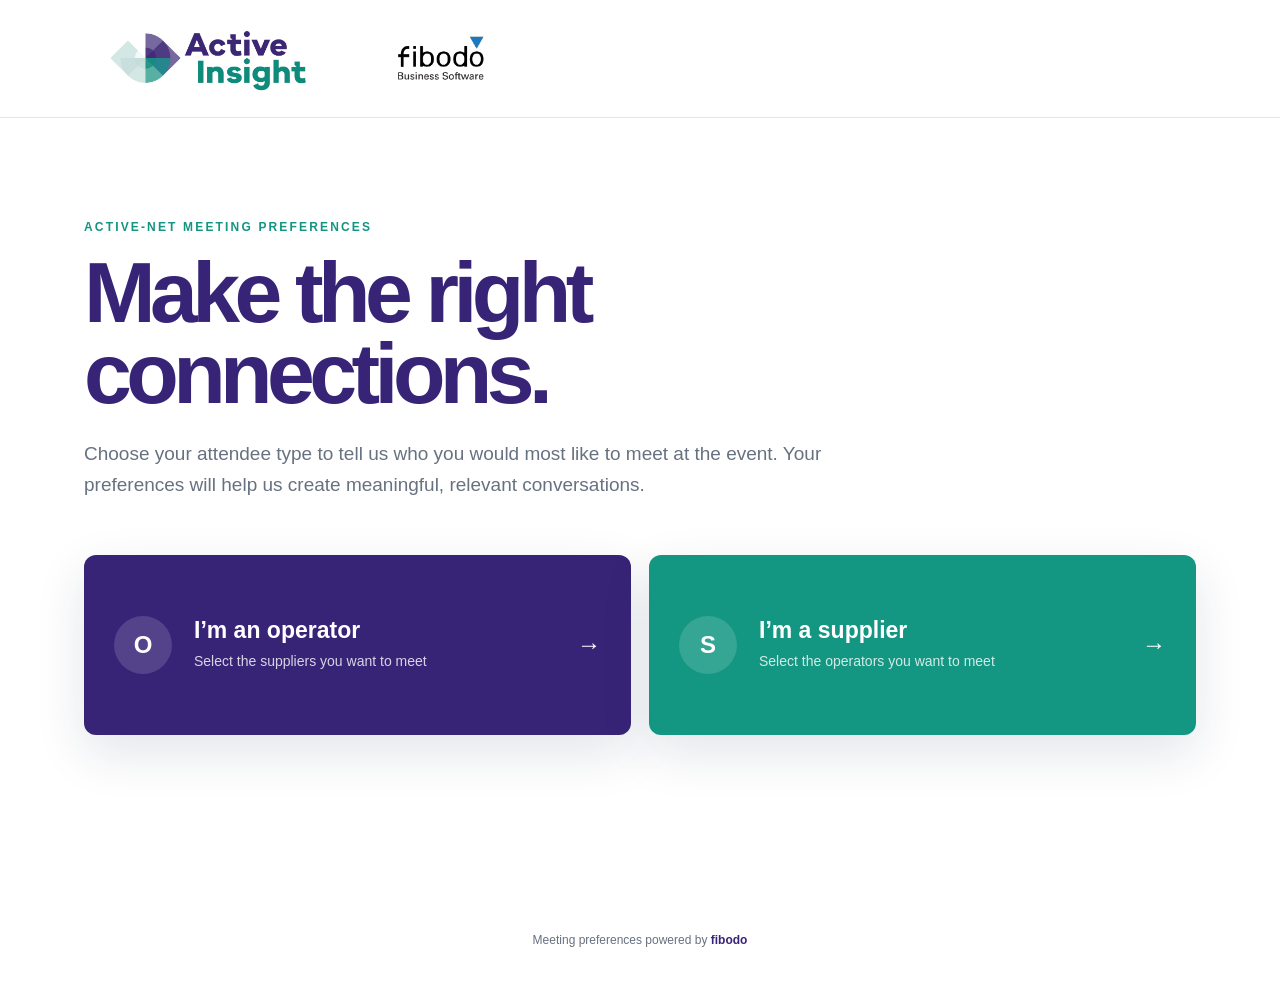
<file: index.html>
<!doctype html><html lang="en"><head><meta charset="utf-8"><meta name="viewport" content="width=device-width,initial-scale=1"><meta name="description" content="Choose your active-net meeting preferences."><title>active-net Meeting Preferences | Active Insight</title><link rel="stylesheet" href="styles.css"></head><body><main class="site-shell"><header class="brand-header"><div class="brand-logos"><a href="index.html" aria-label="Meeting preferences home"><img class="active-insight-logo" src="active-insight-logo.jpg" alt="Active Insight"></a><a href="index.html" aria-label="Meeting preferences home"><img class="fibodo-logo" src="fibodo-logo.svg" alt="fibodo"></a></div></header><section class="welcome"><div class="eyebrow">active-net meeting preferences</div><h1>Make the right connections.</h1><p class="intro">Choose your attendee type to tell us who you would most like to meet at the event. Your preferences will help us create meaningful, relevant conversations.</p><div class="journey-grid"><a class="journey-card" href="operators.html"><span class="journey-icon">O</span><span><strong>I’m an operator</strong><small>Select the suppliers you want to meet</small></span><b aria-hidden="true">→</b></a><a class="journey-card coral" href="suppliers.html"><span class="journey-icon">S</span><span><strong>I’m a supplier</strong><small>Select the operators you want to meet</small></span><b aria-hidden="true">→</b></a></div></section><footer class="site-footer">Meeting preferences powered by <strong>fibodo</strong></footer></main></body></html>
</file>
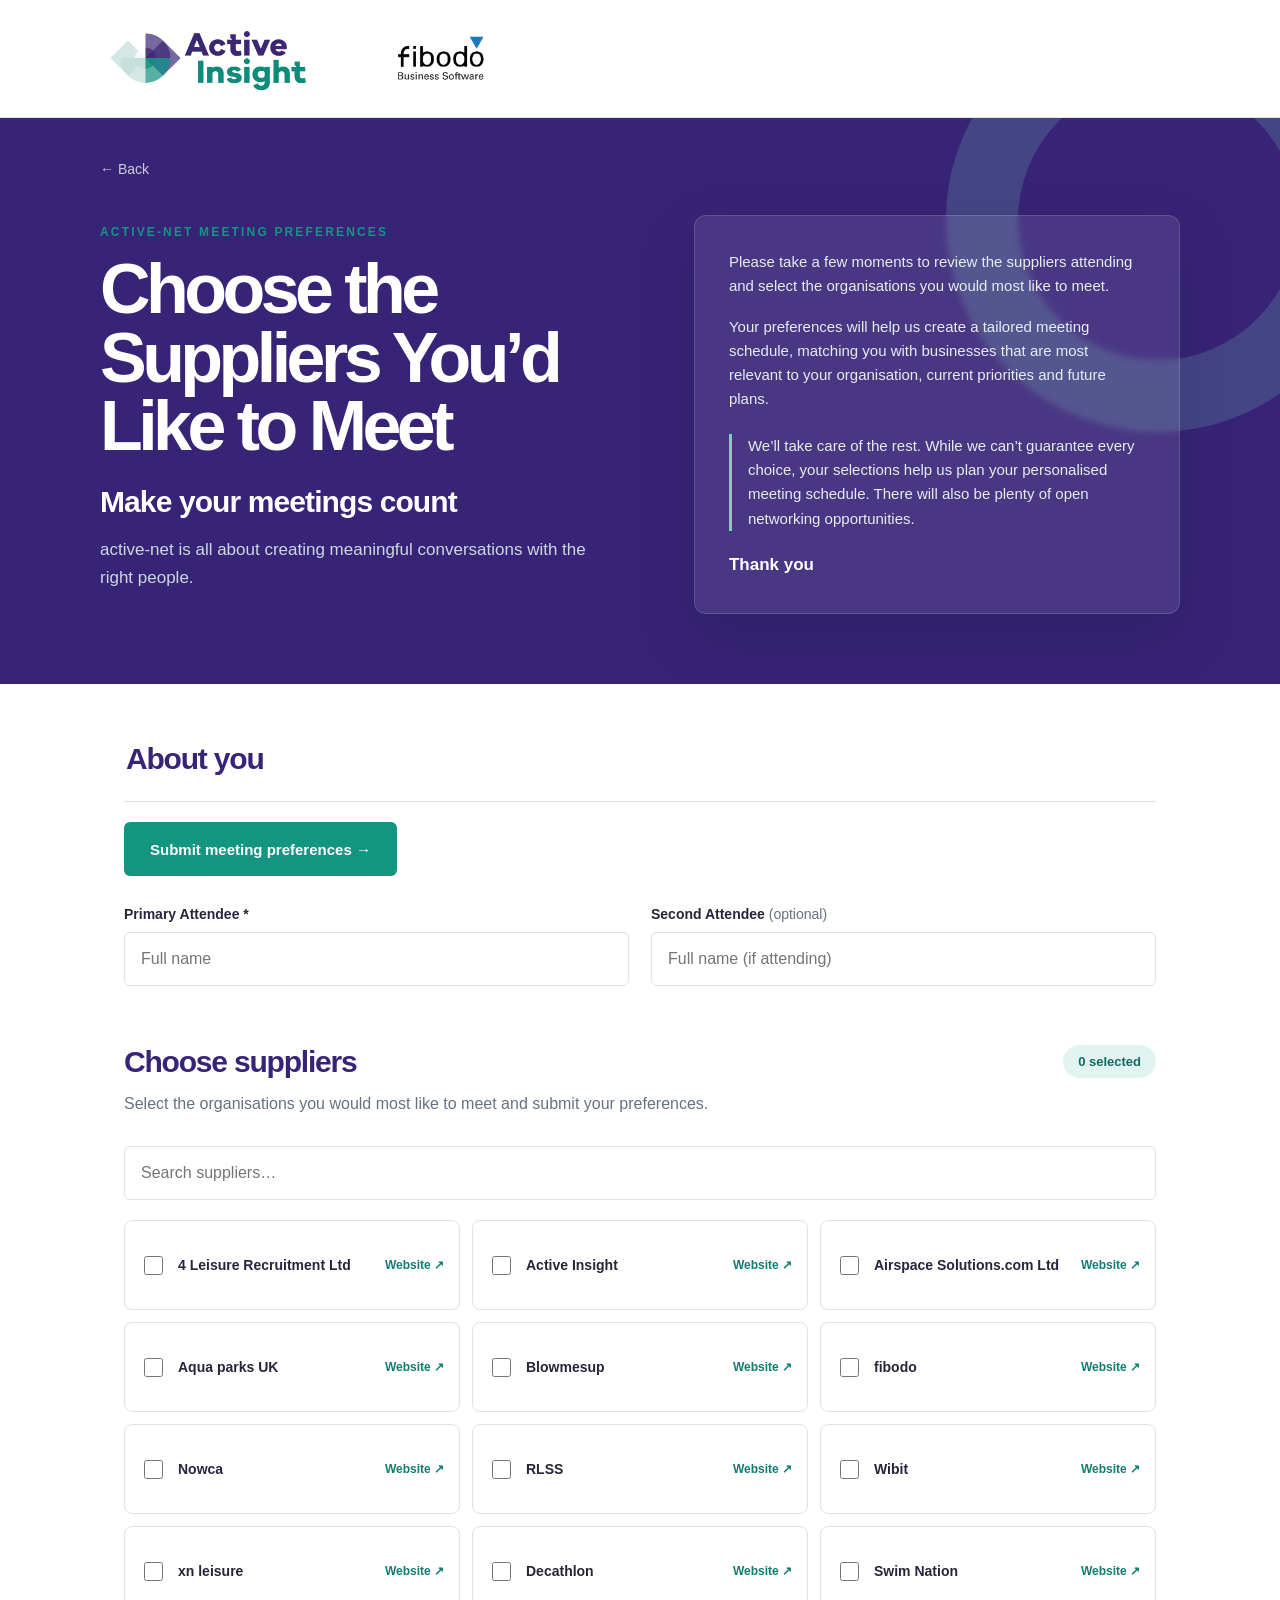
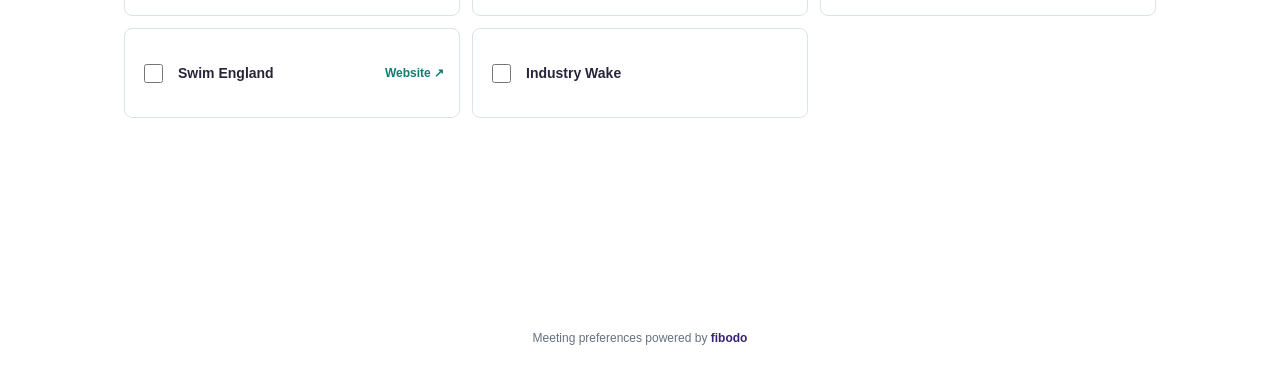
<file: operators.html>
<!doctype html>
<html lang="en">

<head>
    <meta charset="utf-8">
    <meta name="viewport" content="width=device-width,initial-scale=1">
    <meta name="description" content="Submit your active-net meeting preferences.">
    <title>Operator Meeting Preferences | Active Insight</title>
    <link rel="stylesheet" href="styles.css">
</head>

<body data-role="Operator">
    <main class="site-shell">
        <header class="brand-header">
            <div class="brand-logos"><a href="index.html" aria-label="Meeting preferences home"><img
                        class="active-insight-logo" src="active-insight-logo.jpg" alt="Active Insight"></a><a
                    href="index.html" aria-label="Meeting preferences home"><img class="fibodo-logo"
                        src="fibodo-logo.svg" alt="fibodo"></a></div>
        </header>
        <section class="form-hero"><a href="index.html" class="back-link">← Back</a>
            <div class="hero-grid">
                <div class="hero-heading">
                    <div class="eyebrow">active-net meeting preferences</div>
                    <h1>Choose the Suppliers You’d Like to Meet</h1>
                    <p class="hero-lead">Make your meetings count</p>
                    <p>active-net is all about creating meaningful conversations with the right people.</p>
                </div>
                <div class="hero-details">
                    <p>Please take a few moments to review the suppliers attending and select the organisations you
                        would most like to meet.</p>
                    <p>Your preferences will help us create a tailored meeting schedule, matching you with businesses
                        that are most relevant to your organisation, current priorities and future plans.</p>
                    <p class="reassurance">We’ll take care of the rest. While we can’t guarantee every choice, your
                        selections help us plan your personalised meeting schedule. There will also be plenty of open
                        networking opportunities.</p>
                    <p class="thank-you">Thank you</p>
                </div>
            </div>
        </section>
        <form class="meeting-form" id="meetingForm">
            <fieldset>
                <legend>About you</legend>
                <div class="details-grid">
                    <div class="full"><label class="field-label" for="business">Your business name *</label><select
                            id="business" required>
                            <option value="">Select your business</option>
                        </select><a id="ownWebsite" class="own-website" target="_blank" rel="noopener noreferrer"
                            hidden></a></div>
                    <div class="attendee-fields">
                        <div><label class="field-label" for="primaryAttendee">Primary Attendee *</label><input
                                id="primaryAttendee" name="primaryAttendee" type="text" autocomplete="name"
                                maxlength="120" placeholder="Full name" required></div>
                        <div><label class="field-label" for="secondAttendee">Second Attendee <span
                                    class="optional">(optional)</span></label><input id="secondAttendee"
                                name="secondAttendee" type="text" maxlength="120"
                                placeholder="Full name (if attending)"></div>
                    </div>
                </div>
            </fieldset>
            <fieldset>
                <div class="listheading">
                    <h2>Choose suppliers</h2><span id="count" aria-live="polite">0 selected</span>
                </div>
                <p class="selection-description">Select the organisations you would most like to meet and submit your
                    preferences.</p><input id="search" type="search" placeholder="Search suppliers…"
                    aria-label="Search suppliers">
                <div id="options" class="options"></div>
            </fieldset>
            <div class="submit-area">
                <p id="status" class="status" role="status" aria-live="polite"></p><button id="submit"
                    type="submit">Submit meeting preferences →</button>
            </div>
        </form>
        <footer class="site-footer">Meeting preferences powered by <strong>fibodo</strong></footer>
    </main>
    <script src="script.js"></script>
</body>

</html>
</file>
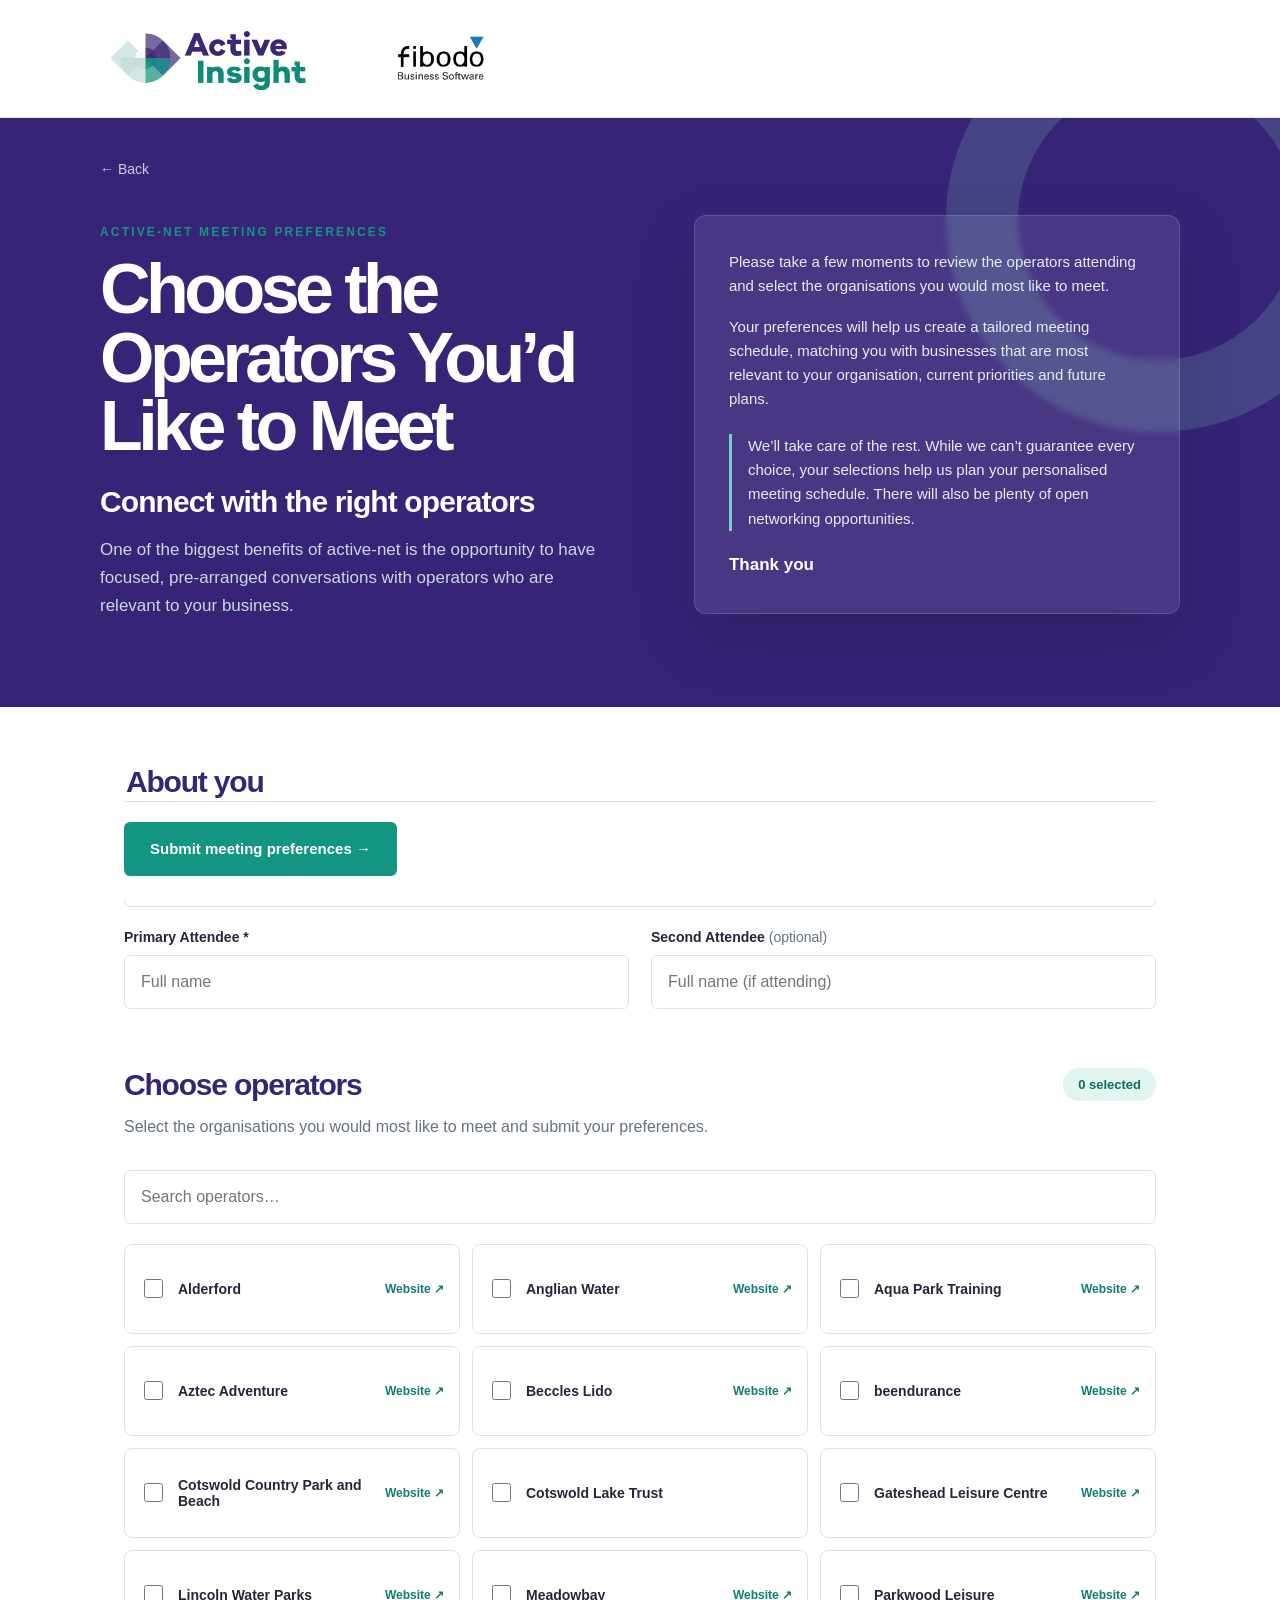
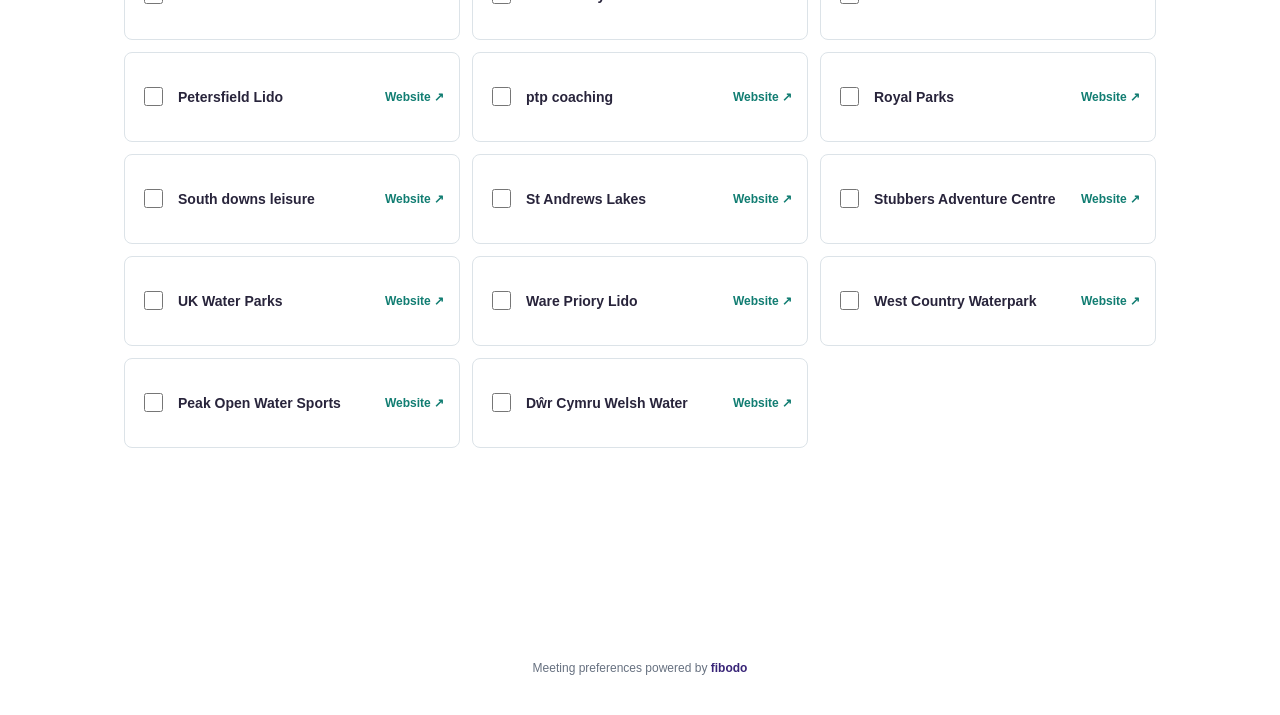
<file: suppliers.html>
<!doctype html>
<html lang="en">

<head>
    <meta charset="utf-8">
    <meta name="viewport" content="width=device-width,initial-scale=1">
    <meta name="description" content="Submit your active-net meeting preferences.">
    <title>Supplier Meeting Preferences | Active Insight</title>
    <link rel="stylesheet" href="styles.css">
</head>

<body data-role="Supplier">
    <main class="site-shell">
        <header class="brand-header">
            <div class="brand-logos"><a href="index.html" aria-label="Meeting preferences home"><img
                        class="active-insight-logo" src="active-insight-logo.jpg" alt="Active Insight"></a><a
                    href="index.html" aria-label="Meeting preferences home"><img class="fibodo-logo"
                        src="fibodo-logo.svg" alt="fibodo"></a></div>
        </header>
        <section class="form-hero"><a href="index.html" class="back-link">← Back</a>
            <div class="hero-grid">
                <div class="hero-heading">
                    <div class="eyebrow">active-net meeting preferences</div>
                    <h1>Choose the Operators You’d Like to Meet</h1>
                    <p class="hero-lead">Connect with the right operators</p>
                    <p>One of the biggest benefits of active-net is the opportunity to have focused, pre-arranged
                        conversations with operators who are relevant to your business.</p>
                </div>
                <div class="hero-details">
                    <p>Please take a few moments to review the operators attending and select the organisations you
                        would most like to meet.</p>
                    <p>Your preferences will help us create a tailored meeting schedule, matching you with businesses
                        that are most relevant to your organisation, current priorities and future plans.</p>
                    <p class="reassurance">We’ll take care of the rest. While we can’t guarantee every choice, your
                        selections help us plan your personalised meeting schedule. There will also be plenty of open
                        networking opportunities.</p>
                    <p class="thank-you">Thank you</p>
                </div>
            </div>
        </section>
        <form class="meeting-form" id="meetingForm">
            <fieldset>
                <legend>About you</legend>
                <div class="details-grid">
                    <div class="full"><label class="field-label" for="business">Your business name *</label><select
                            id="business" required>
                            <option value="">Select your business</option>
                        </select><a id="ownWebsite" class="own-website" target="_blank" rel="noopener noreferrer"
                            hidden></a></div>
                    <div class="attendee-fields">
                        <div><label class="field-label" for="primaryAttendee">Primary Attendee *</label><input
                                id="primaryAttendee" name="primaryAttendee" type="text" autocomplete="name"
                                maxlength="120" placeholder="Full name" required></div>
                        <div><label class="field-label" for="secondAttendee">Second Attendee <span
                                    class="optional">(optional)</span></label><input id="secondAttendee"
                                name="secondAttendee" type="text" maxlength="120"
                                placeholder="Full name (if attending)"></div>
                    </div>
                </div>
            </fieldset>
            <fieldset>
                <div class="listheading">
                    <h2>Choose operators</h2><span id="count" aria-live="polite">0 selected</span>
                </div>
                <p class="selection-description">Select the organisations you would most like to meet and submit your
                    preferences.</p><input id="search" type="search" placeholder="Search operators…"
                    aria-label="Search operators">
                <div id="options" class="options"></div>
            </fieldset>
            <div class="submit-area">
                <p id="status" class="status" role="status" aria-live="polite"></p><button id="submit"
                    type="submit">Submit meeting preferences →</button>
            </div>
        </form>
        <footer class="site-footer">Meeting preferences powered by <strong>fibodo</strong></footer>
    </main>
    <script src="script.js"></script>
</body>

</html>
</file>
<file: styles.css>
:root{--navy:#142c4a;--coral:#ef745d;--aqua:#59c7cc;--cream:#f4f1ea;--ink:#18283b;--muted:#68788a;--line:#dce3e8;--white:#fff}*{box-sizing:border-box}html{scroll-behavior:smooth}body{margin:0;background:var(--white);color:var(--ink);font-family:Arial,Helvetica,sans-serif}button,input{font:inherit}[hidden]{display:none!important}.site-shell{min-height:100vh;background:var(--white)}
.brand-header{min-height:100px;display:flex;align-items:center;justify-content:flex-start;padding:16px clamp(24px,6vw,88px);border-bottom:1px solid rgba(20,44,74,.12);background:var(--white)}.brand-logos{display:flex;align-items:center;justify-content:flex-start;gap:clamp(14px,2vw,28px)}.brand-logos a{display:flex;align-items:center}.fibodo-logo,.active-insight-logo{display:block;width:clamp(112px,12vw,150px);height:56px;object-fit:contain}
.welcome,.success-card{max-width:1160px;margin:0 auto;padding:clamp(72px,10vw,140px) 24px}.welcome h1,.form-hero h1,.success-card h1{color:var(--navy);font-size:clamp(48px,7vw,92px);line-height:.94;letter-spacing:-.065em;margin:18px 0 24px;max-width:900px}.welcome>p,.form-hero>p,.success-card p{color:var(--muted);font-size:19px;line-height:1.65;max-width:720px}.eyebrow{color:var(--coral);font-size:12px;font-weight:800;letter-spacing:.18em;text-transform:uppercase}.journey-grid{display:grid;grid-template-columns:1fr 1fr;gap:18px;margin-top:54px}.journey-card{min-height:180px;display:grid;grid-template-columns:auto 1fr auto;align-items:center;gap:22px;padding:30px;border-radius:8px;color:white;background:var(--navy);text-decoration:none;box-shadow:0 18px 50px rgba(20,44,74,.12);transition:transform .2s,box-shadow .2s}.journey-card:hover{transform:translateY(-4px);box-shadow:0 24px 60px rgba(20,44,74,.2)}.journey-card.coral{background:var(--coral)}.journey-icon{display:grid;place-items:center;width:58px;height:58px;border-radius:50%;background:rgba(255,255,255,.14);font-size:24px;font-weight:800}.journey-card strong,.journey-card small{display:block}.journey-card strong{font-size:23px;margin-bottom:8px}.journey-card small{opacity:.8;font-size:14px;line-height:1.4}.journey-card>b{font-size:24px}
.form-hero{background:var(--navy);color:white;padding:42px max(24px,calc((100vw - 1080px)/2)) 64px;position:relative;overflow:hidden}.form-hero:after{content:"";position:absolute;width:280px;height:280px;border:72px solid var(--aqua);border-radius:50%;right:-90px;top:-110px;opacity:.2}.hero-grid{display:grid;grid-template-columns:minmax(0,1.02fr) minmax(360px,.98fr);gap:clamp(44px,7vw,88px);position:relative;z-index:1}.hero-heading{padding-top:10px}.form-hero h1{color:white;font-size:clamp(44px,5.6vw,70px);line-height:.98;max-width:650px;margin:16px 0 24px;position:relative;z-index:1}.hero-heading>p:not(.hero-lead){color:#cbd8e4;font-size:17px;line-height:1.65;max-width:580px}.hero-lead{color:white;font-size:clamp(22px,2.5vw,30px);font-weight:800;letter-spacing:-.03em;margin:0 0 14px}.hero-details{align-self:start;background:rgba(255,255,255,.08);border:1px solid rgba(255,255,255,.14);border-radius:12px;padding:clamp(24px,3vw,34px);box-shadow:0 24px 60px rgba(4,15,29,.18);backdrop-filter:blur(3px)}.hero-details>p{color:#e5edf4;font-size:15px;line-height:1.62;margin:0 0 16px}.hero-details .deadline{display:inline-flex;align-items:center;gap:10px;background:var(--aqua);color:var(--navy);border-radius:100px;padding:8px 14px;font-size:13px;font-weight:800;margin:2px 0 18px}.deadline span{font-size:10px;letter-spacing:.1em;text-transform:uppercase;border-right:1px solid rgba(20,44,74,.25);padding-right:10px}.hero-details .reassurance{border-left:3px solid var(--coral);padding-left:16px;margin-top:22px}.hero-details .thank-you{color:white;font-size:17px;font-weight:800;margin:20px 0 0}.back-link{color:#fff;display:inline-flex;gap:8px;align-items:center;text-decoration:none;font-size:14px;margin-bottom:38px;opacity:.75}.meeting-form{max-width:1080px;margin:0 auto;padding:64px 24px 0}fieldset{border:0;padding:0;margin:0 0 60px;min-width:0}legend,.selection-heading h2{color:var(--navy);font-size:30px;font-weight:800;letter-spacing:-.04em;margin-bottom:28px}.field-grid{display:grid;grid-template-columns:1fr 1fr;gap:22px}.field-grid label>span{display:block;font-size:13px;font-weight:700;margin-bottom:9px}.field-grid input,.search-box input{width:100%;height:54px;border-radius:5px;background:white;border:1px solid var(--line);padding:0 16px;outline:none}.field-grid input:focus,.search-box input:focus{border-color:var(--aqua);box-shadow:0 0 0 3px rgba(89,199,204,.18)}
.selection-heading{display:flex;justify-content:space-between;align-items:center;gap:24px}.selection-heading h2{margin:0}.selection-heading p{color:var(--muted);font-size:14px;line-height:1.5;margin:8px 0 0}.selection-count{flex:none;background:#dceff0;color:var(--navy);font-size:12px;font-weight:800;padding:9px 13px;border-radius:100px}.search-box{display:block;position:relative;margin:26px 0 18px}.search-box>span:first-child{position:absolute;left:16px;top:13px;font-size:24px;color:var(--muted);z-index:2}.search-box input{padding-left:48px}.company-grid{display:grid;grid-template-columns:repeat(3,1fr);gap:12px}.company-option{min-height:78px;background:#fff;border:1px solid var(--line);border-radius:6px;padding:14px;display:grid;grid-template-columns:42px 1fr auto;gap:12px;align-items:center;font-size:14px;font-weight:700;cursor:pointer;transition:border .18s,transform .18s,box-shadow .18s}.company-option:hover{border-color:var(--aqua);transform:translateY(-1px);box-shadow:0 8px 24px rgba(20,44,74,.07)}.company-option:has(input:checked){border-color:var(--coral);box-shadow:0 7px 22px rgba(239,116,93,.12)}.company-option:has(input:disabled){opacity:.48;cursor:not-allowed}.company-mark{width:42px;height:42px;display:grid;place-items:center;border-radius:50%;background:var(--navy);color:white;font-size:17px}.company-option input{appearance:none;width:22px;height:22px;border:1px solid #aebbc7;border-radius:4px;display:grid;place-content:center;cursor:pointer}.company-option input:before{content:"✓";color:white;font-size:15px;font-weight:900;transform:scale(0);transition:transform .12s}.company-option input:checked{background:var(--coral);border-color:var(--coral)}.company-option input:checked:before{transform:scale(1)}.company-option input:focus-visible{outline:3px solid rgba(89,199,204,.4);outline-offset:2px}.company-option input:disabled{cursor:not-allowed}
.submit-bar{position:sticky;bottom:0;background:var(--white);box-shadow:0 -10px 35px rgba(20,44,74,.09);border-radius:8px 8px 0 0;padding:18px 22px;display:flex;align-items:center;justify-content:space-between;z-index:5}.submit-bar>div{display:flex;align-items:baseline;gap:8px}.submit-bar strong{color:var(--coral);font-size:24px}.submit-bar span{color:var(--muted);font-size:13px}.submit-bar button{height:49px;padding:0 25px;border:0;border-radius:4px;background:var(--coral);color:#fff;font-weight:800;cursor:pointer}.submit-bar button:hover{background:#dc624d}.submit-bar button:disabled{background:#a9b2ba;cursor:not-allowed}.form-error{color:#b42318;text-align:right;margin:10px 0 0;font-size:14px}.empty-state{text-align:center;padding:40px;color:var(--muted)}footer{text-align:center;color:var(--muted);padding:40px 24px;font-size:12px}footer strong{color:var(--navy)}.success-card{text-align:center;max-width:760px}.success-tick{display:grid;place-items:center;width:58px;height:58px;border-radius:50%;background:var(--coral);color:white;font-size:30px;margin:0 auto 28px}.success-card h1{font-size:72px}.success-card p{margin:0 auto 28px}.success-card a{color:var(--navy);font-weight:800}.sr-only{position:absolute;width:1px;height:1px;padding:0;margin:-1px;overflow:hidden;clip:rect(0,0,0,0);white-space:nowrap;border:0}
@media(max-width:900px){.hero-grid{grid-template-columns:1fr;gap:34px}.hero-heading>p:not(.hero-lead){max-width:680px}.hero-details{max-width:680px}}@media(max-width:800px){.journey-grid,.field-grid{grid-template-columns:1fr}.company-grid{grid-template-columns:1fr 1fr}.brand-header{min-height:84px}.meeting-form{padding-top:44px}.form-hero{padding-top:34px}.back-link{margin-bottom:36px}}@media(max-width:560px){.brand-header{padding-block:12px}.brand-logos{gap:12px}.fibodo-logo,.active-insight-logo{width:100px;height:48px}.company-grid{grid-template-columns:1fr}.journey-card{min-height:150px;padding:22px;grid-template-columns:auto 1fr}.journey-card>b{display:none}.submit-bar{margin:0 -10px}.submit-bar span{display:none}.selection-heading{align-items:flex-start;flex-direction:column;gap:15px}.welcome h1{font-size:54px}.form-hero h1{font-size:42px}.hero-details{padding:22px}.hero-details .deadline{align-items:flex-start;flex-direction:column;gap:3px;border-radius:8px}.deadline span{border-right:0;padding-right:0}.success-card h1{font-size:58px}}@media(prefers-reduced-motion:reduce){*{scroll-behavior:auto!important;transition:none!important}}

/* Active Insight adaptation: visual styles only; existing IDs and form logic retained. */
:root{--navy:#382477;--coral:#139582;--aqua:#7bc9c3;--ink:#28243b;--muted:#677180}
.brand-header{justify-content:space-between}.brand-logos{gap:32px}.active-insight-logo{width:clamp(175px,26vw,270px);height:85px}.fibodo-logo{width:125px;height:65px}
.welcome{padding-top:clamp(65px,8vw,115px)}.welcome h1{font-size:clamp(46px,7vw,86px)}.welcome .intro{max-width:760px}.journey-card.coral{background:#149782}.journey-card{border-radius:12px}
.form-hero{padding-bottom:70px}.hero-details{background:rgba(255,255,255,.09)}.hero-details .reassurance{border-left-color:#7bd0c4}.hero-lead{color:#fff}
.meeting-form{max-width:1080px;margin:auto;padding:58px 24px 0}.meeting-form fieldset{margin-bottom:44px}.meeting-form legend{display:block}.meeting-form label.field-label{display:block;font-size:14px;font-weight:700;margin:0 0 10px}.meeting-form select,.meeting-form .attendee-fields input,.meeting-form #search{width:100%;min-height:54px;border:1px solid var(--line);border-radius:6px;background:#fff;padding:12px 16px;font:inherit;color:var(--ink)}.meeting-form select:focus,.meeting-form input:focus{outline:3px solid rgba(20,149,130,.17);border-color:var(--coral)}.details-grid{display:grid;grid-template-columns:1fr 1fr;gap:22px}.details-grid .full{grid-column:1/-1}.attendee-fields{display:contents}.optional{color:var(--muted);font-weight:400}.own-website{display:inline-block;margin-top:8px;color:#117c73;font-size:13px;text-decoration:none}.own-website:hover{text-decoration:underline}.listheading{display:flex;align-items:center;justify-content:space-between;gap:16px;margin:15px 0 12px}.listheading h2{font-size:30px;color:var(--navy);letter-spacing:-.04em;margin:0}.listheading #count{background:#e1f4f0;color:#126c65;border-radius:50px;padding:9px 15px;font-weight:700;font-size:13px}.selection-description{color:var(--muted);margin:0 0 22px;line-height:1.6}.meeting-form #search{margin:8px 0 20px}.options{display:grid;grid-template-columns:repeat(3,minmax(0,1fr));gap:12px}.option{min-height:90px;border:1px solid var(--line);border-radius:8px;display:flex;gap:12px;align-items:center;padding:15px;background:white;font-size:14px;font-weight:700;cursor:pointer;transition:box-shadow .15s,border-color .15s}.option:hover{border-color:var(--aqua);box-shadow:0 7px 20px rgba(30,20,60,.08)}.option:has(input:checked){border-color:var(--coral);background:#f1faf8}.option input{accent-color:var(--coral);width:19px;height:19px;flex:none}.option span{flex:1;min-width:0}.option .website{font-size:12px;color:#117d72;white-space:nowrap;text-decoration:none}.option .website:hover{text-decoration:underline}.submit-area{position:sticky;bottom:0;background:#fff;padding:20px 0 24px;margin-top:30px;border-top:1px solid var(--line);z-index:3}.submit-area button{background:var(--coral);color:#fff;border:0;border-radius:6px;min-height:54px;padding:0 26px;font-size:15px;font-weight:800;cursor:pointer}.submit-area button:hover{background:#107e71}.submit-area button:disabled{opacity:.65;cursor:default}.status{font-size:14px;line-height:1.6;margin:0 0 12px}.status:empty{display:none}.status.error{color:#a62c22}.status.success{color:#167568}.site-footer{margin-top:30px}
@media(max-width:800px){.options{grid-template-columns:repeat(2,minmax(0,1fr))}.brand-header{padding:14px 24px}.active-insight-logo{width:190px;height:65px}}
@media(max-width:580px){.brand-logos{gap:14px}.active-insight-logo{width:145px;height:56px}.fibodo-logo{width:86px;height:50px}.details-grid,.options{grid-template-columns:1fr}.details-grid .full{grid-column:auto}.option{min-height:72px}.form-hero{padding-bottom:46px}.listheading{align-items:flex-start;flex-direction:column}.submit-area button{width:100%}}
</file>
